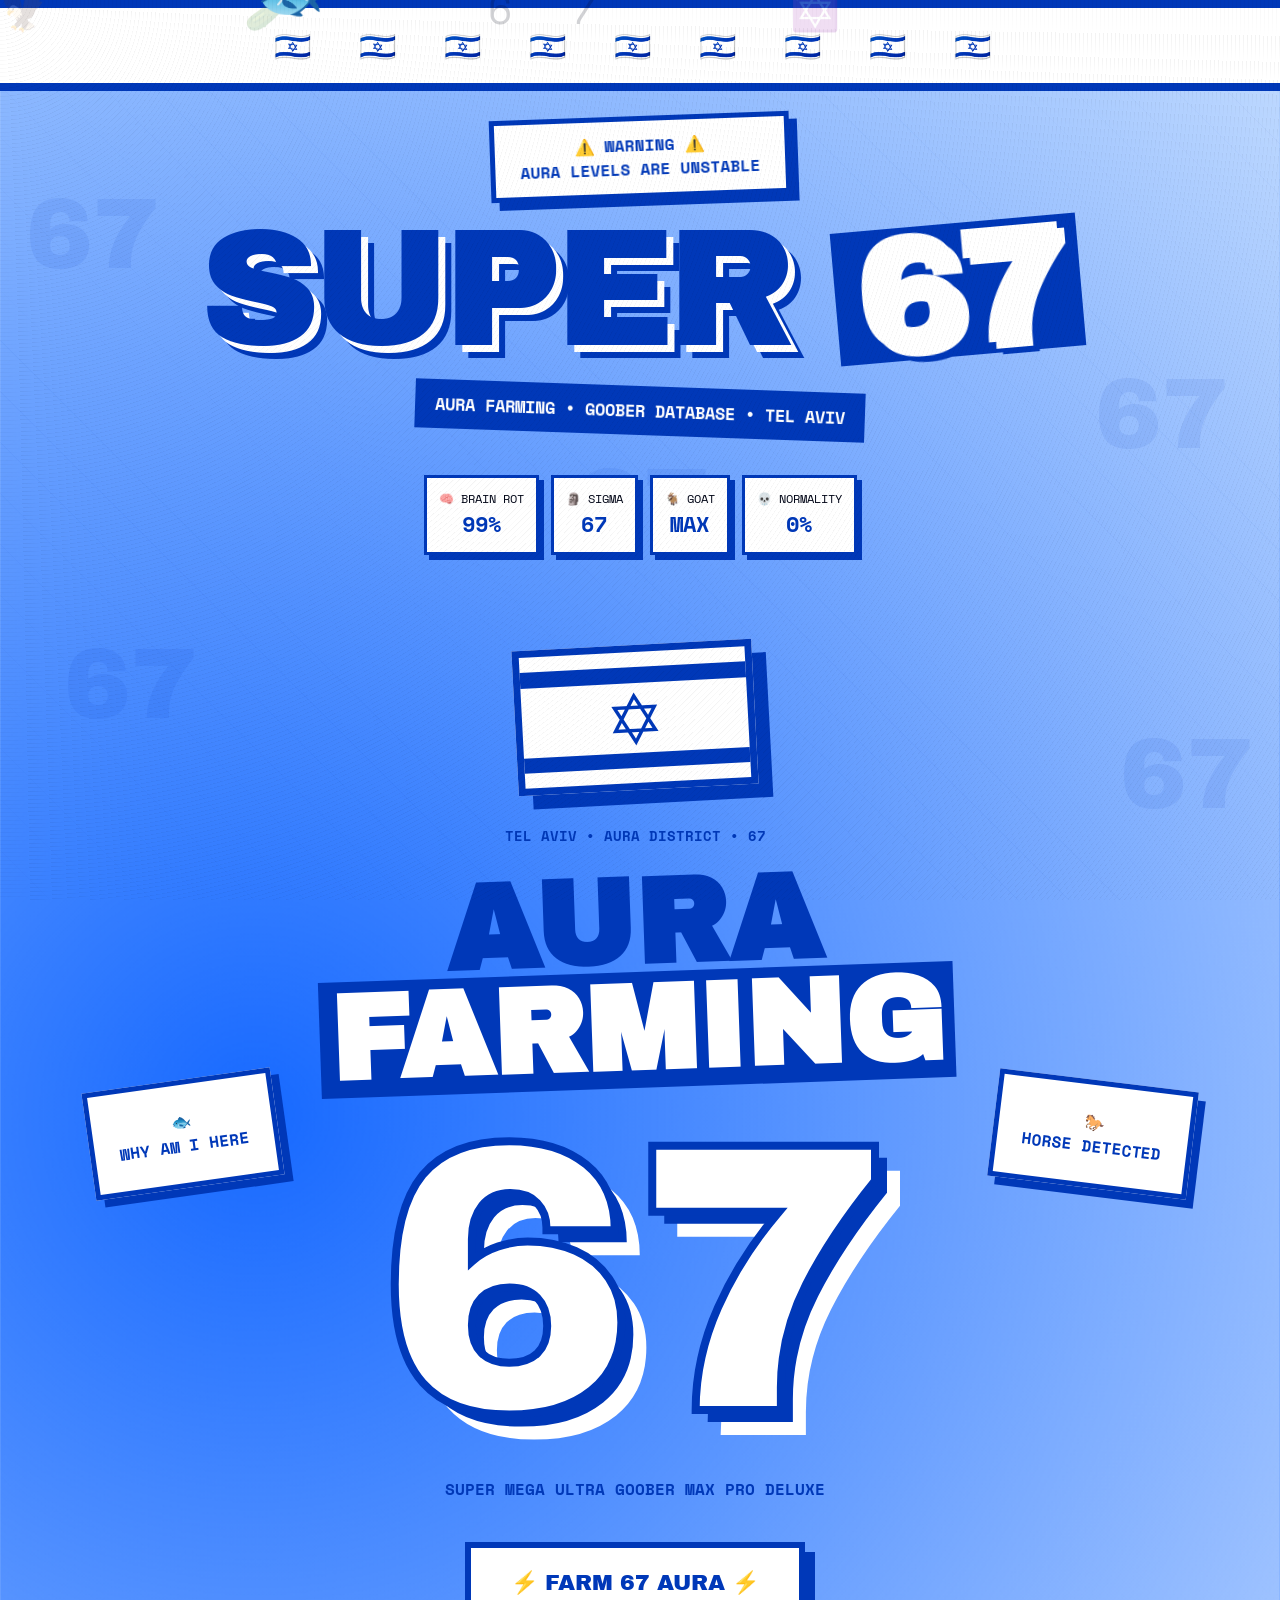
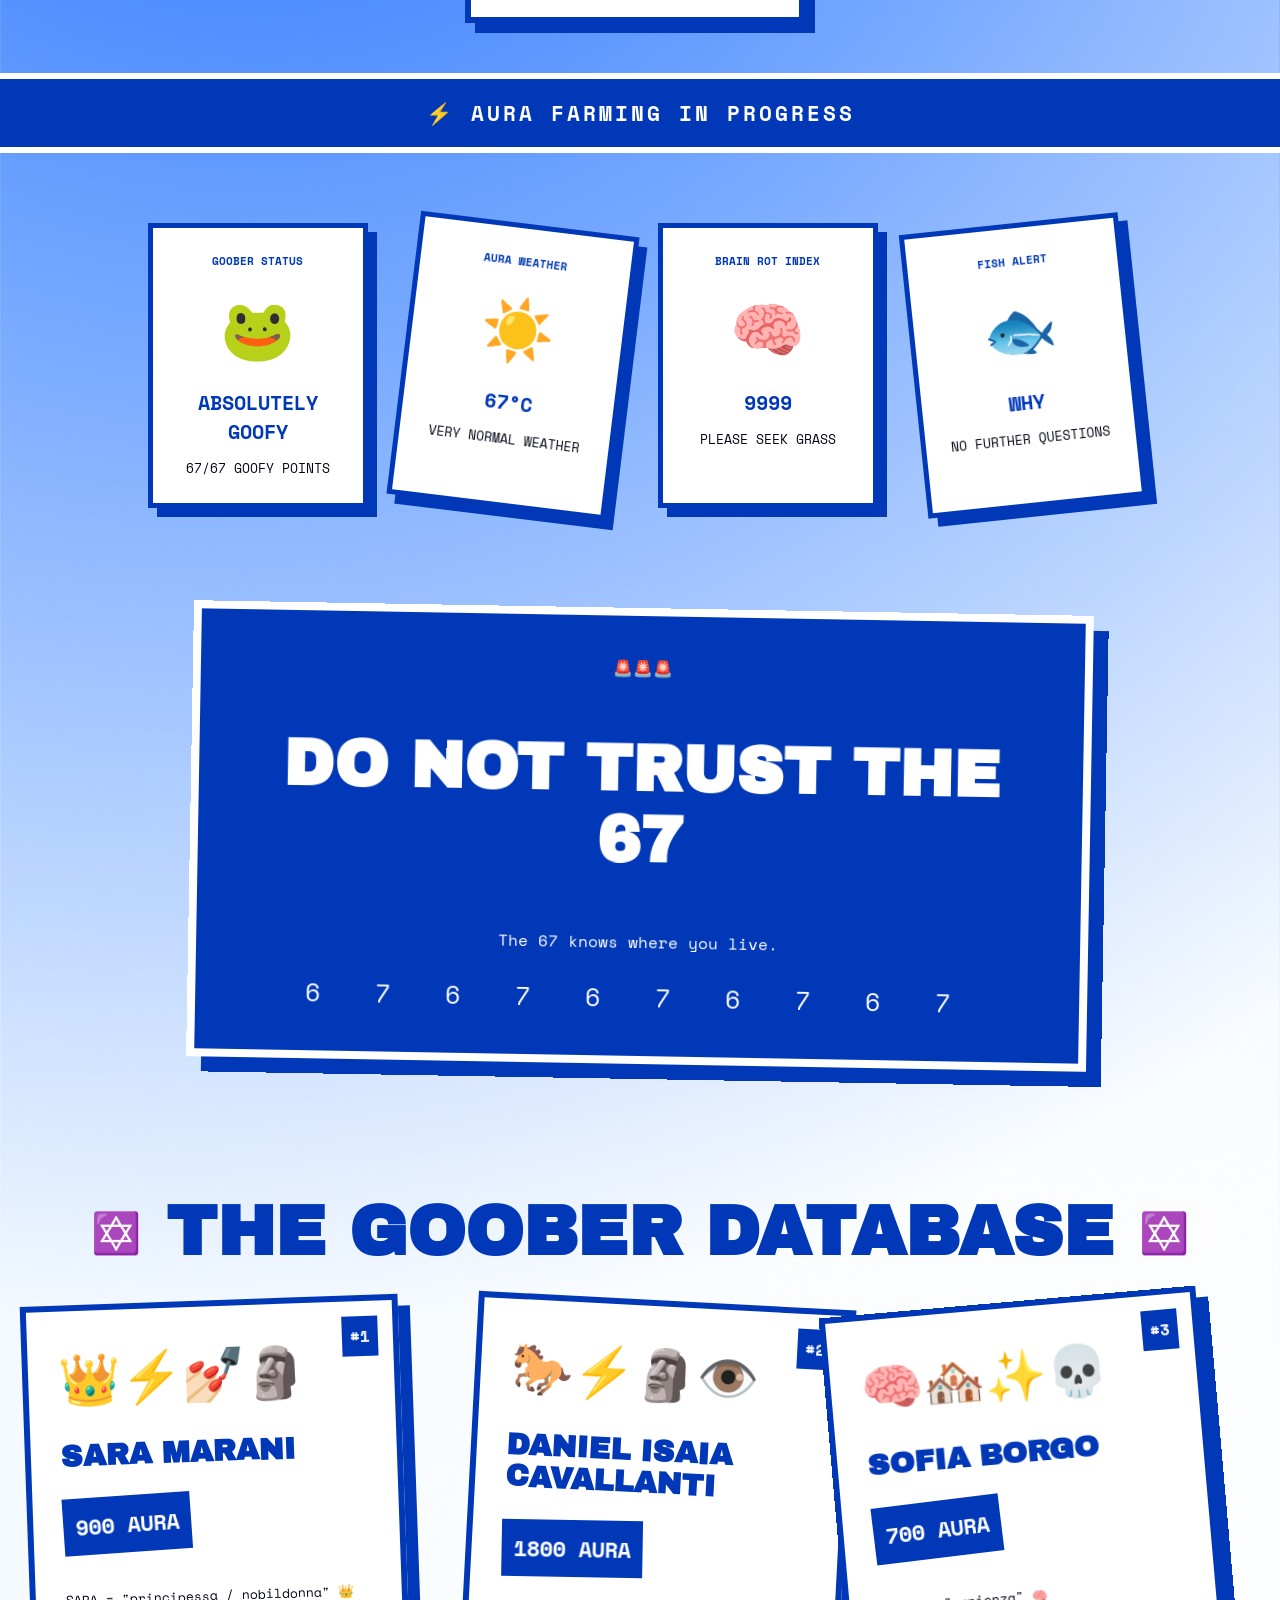
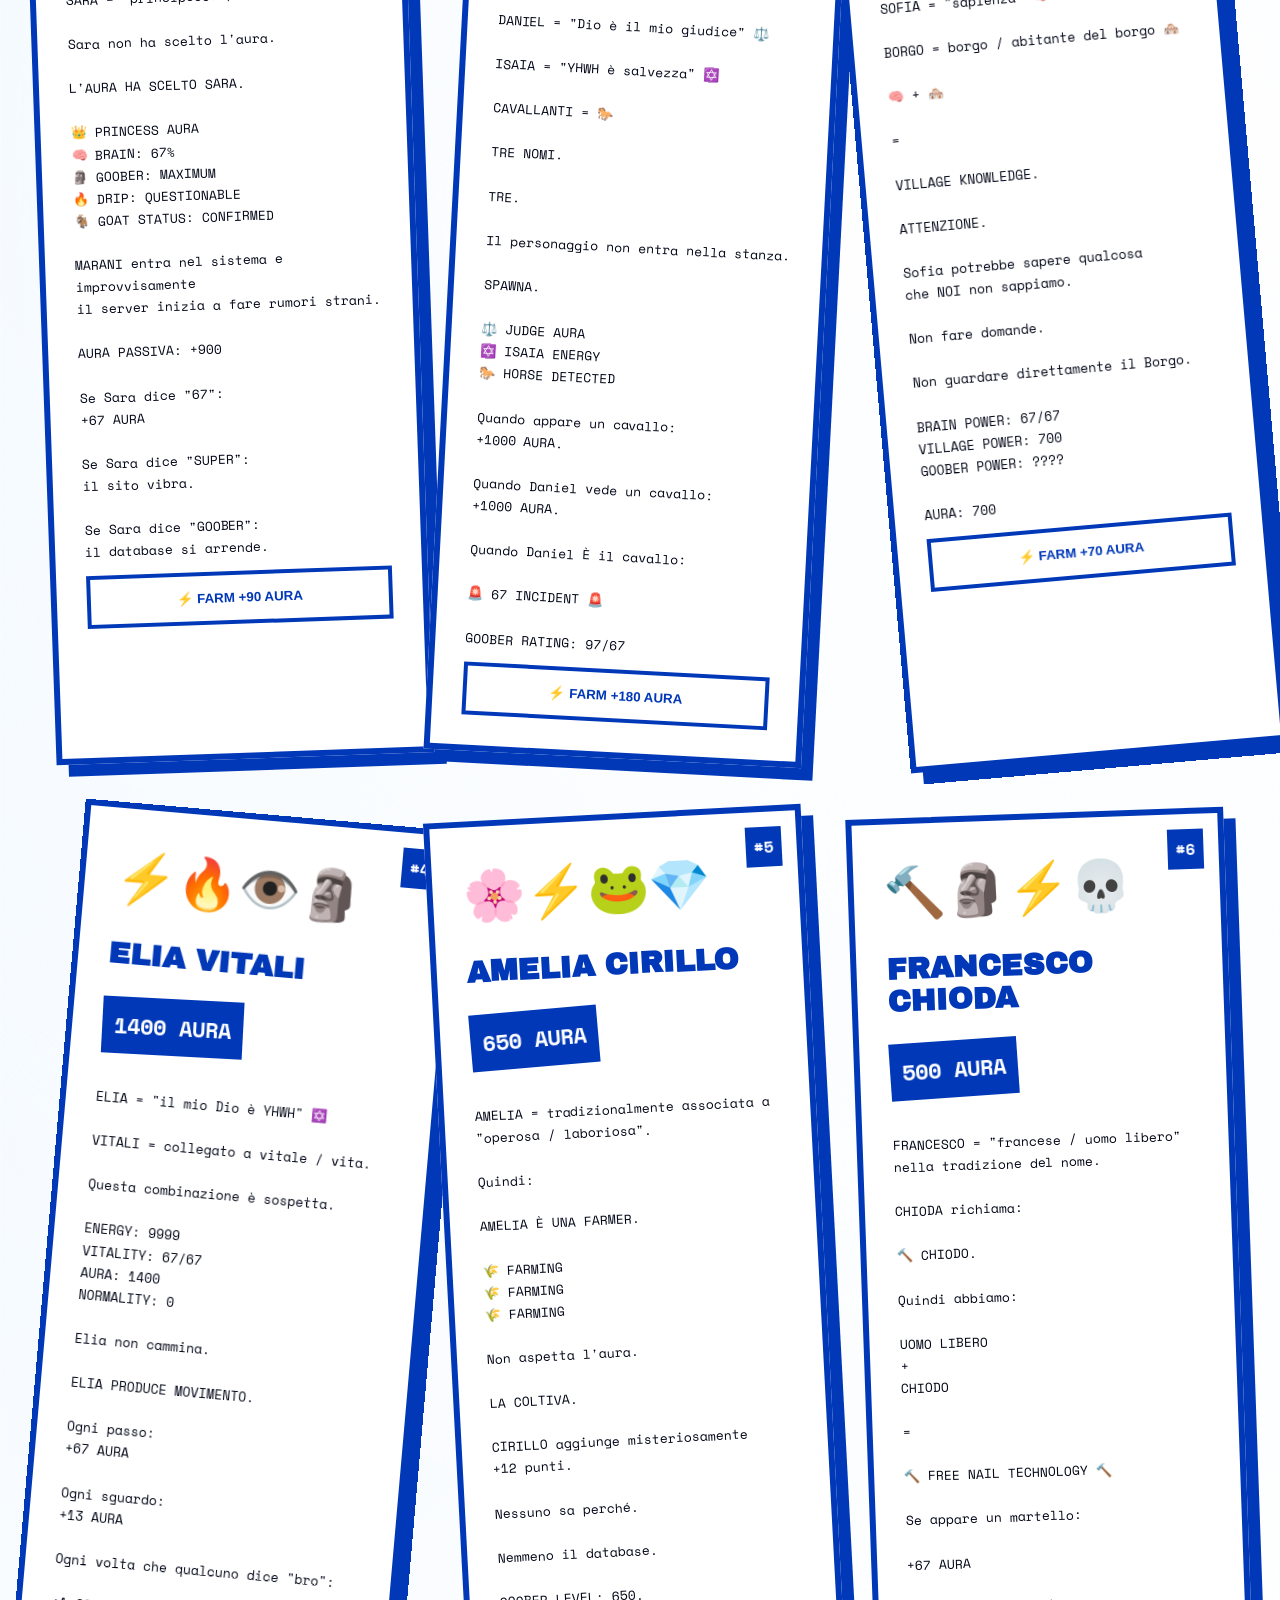
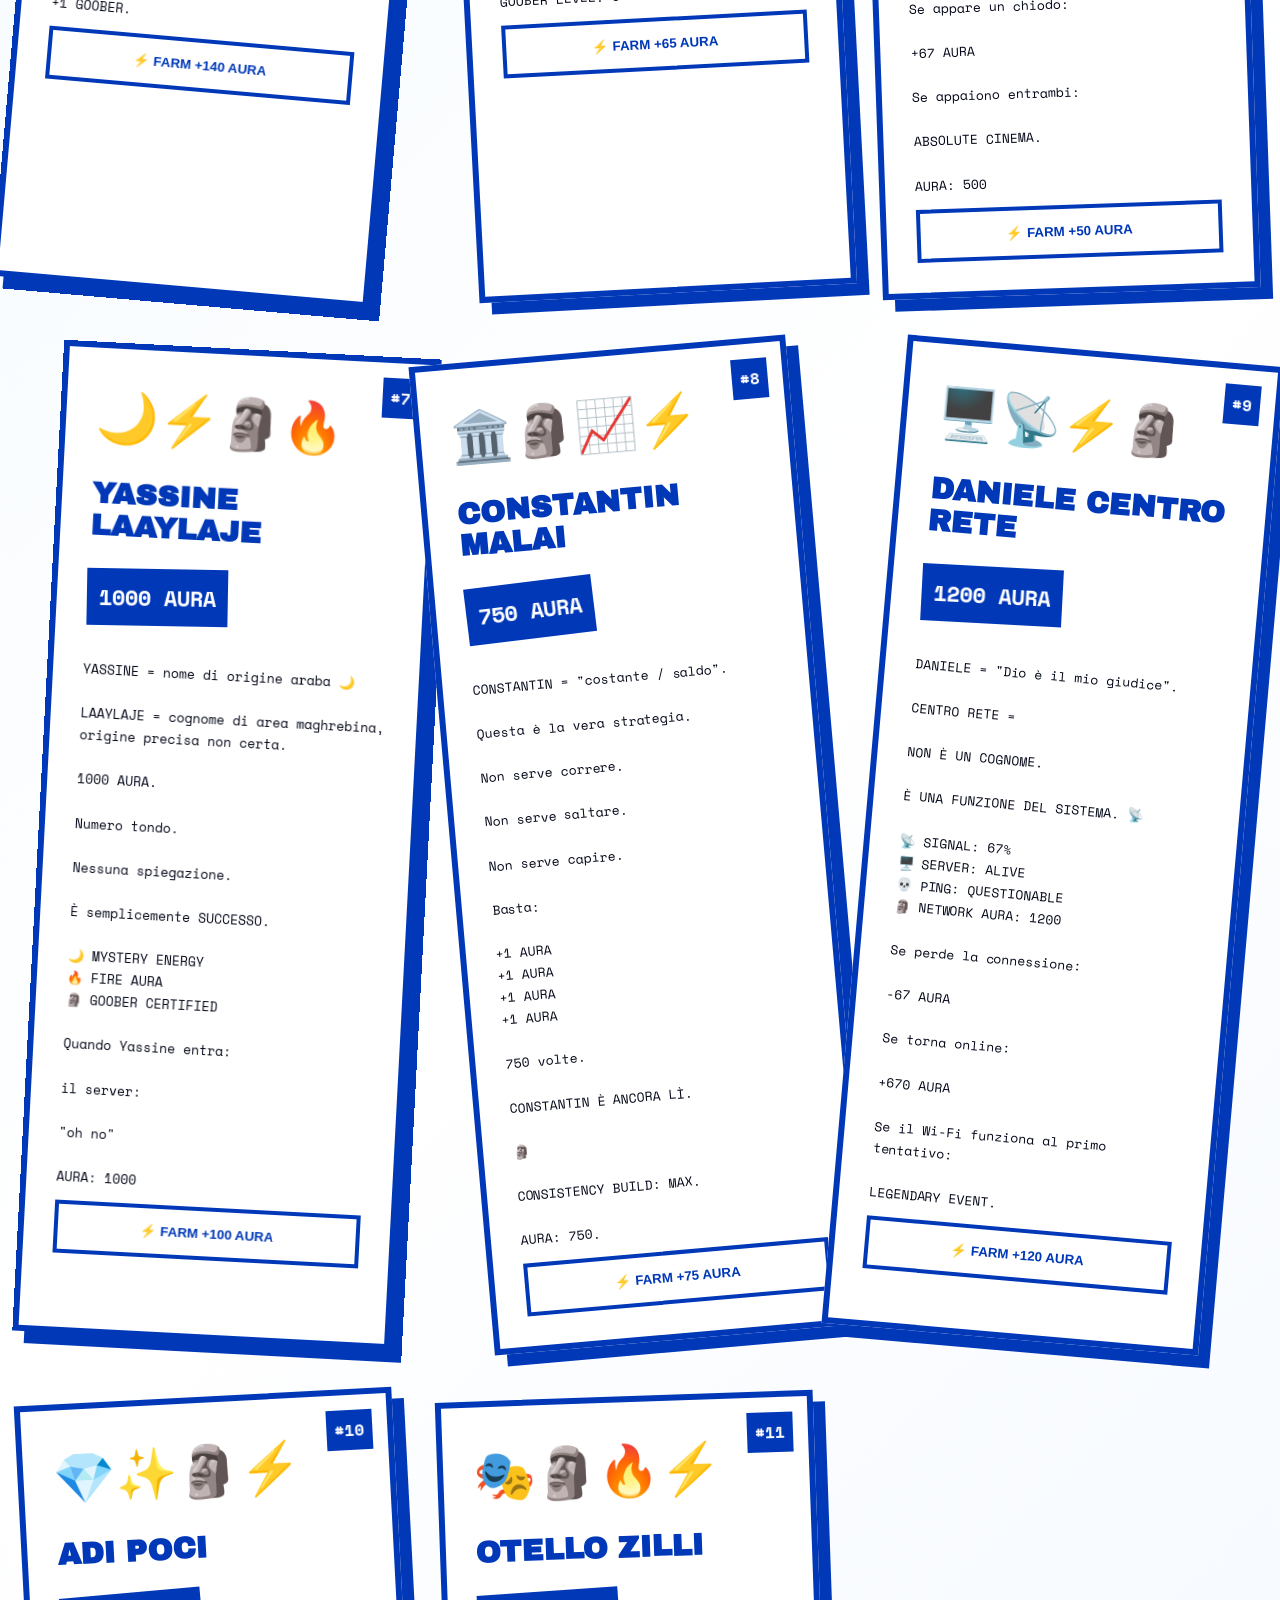
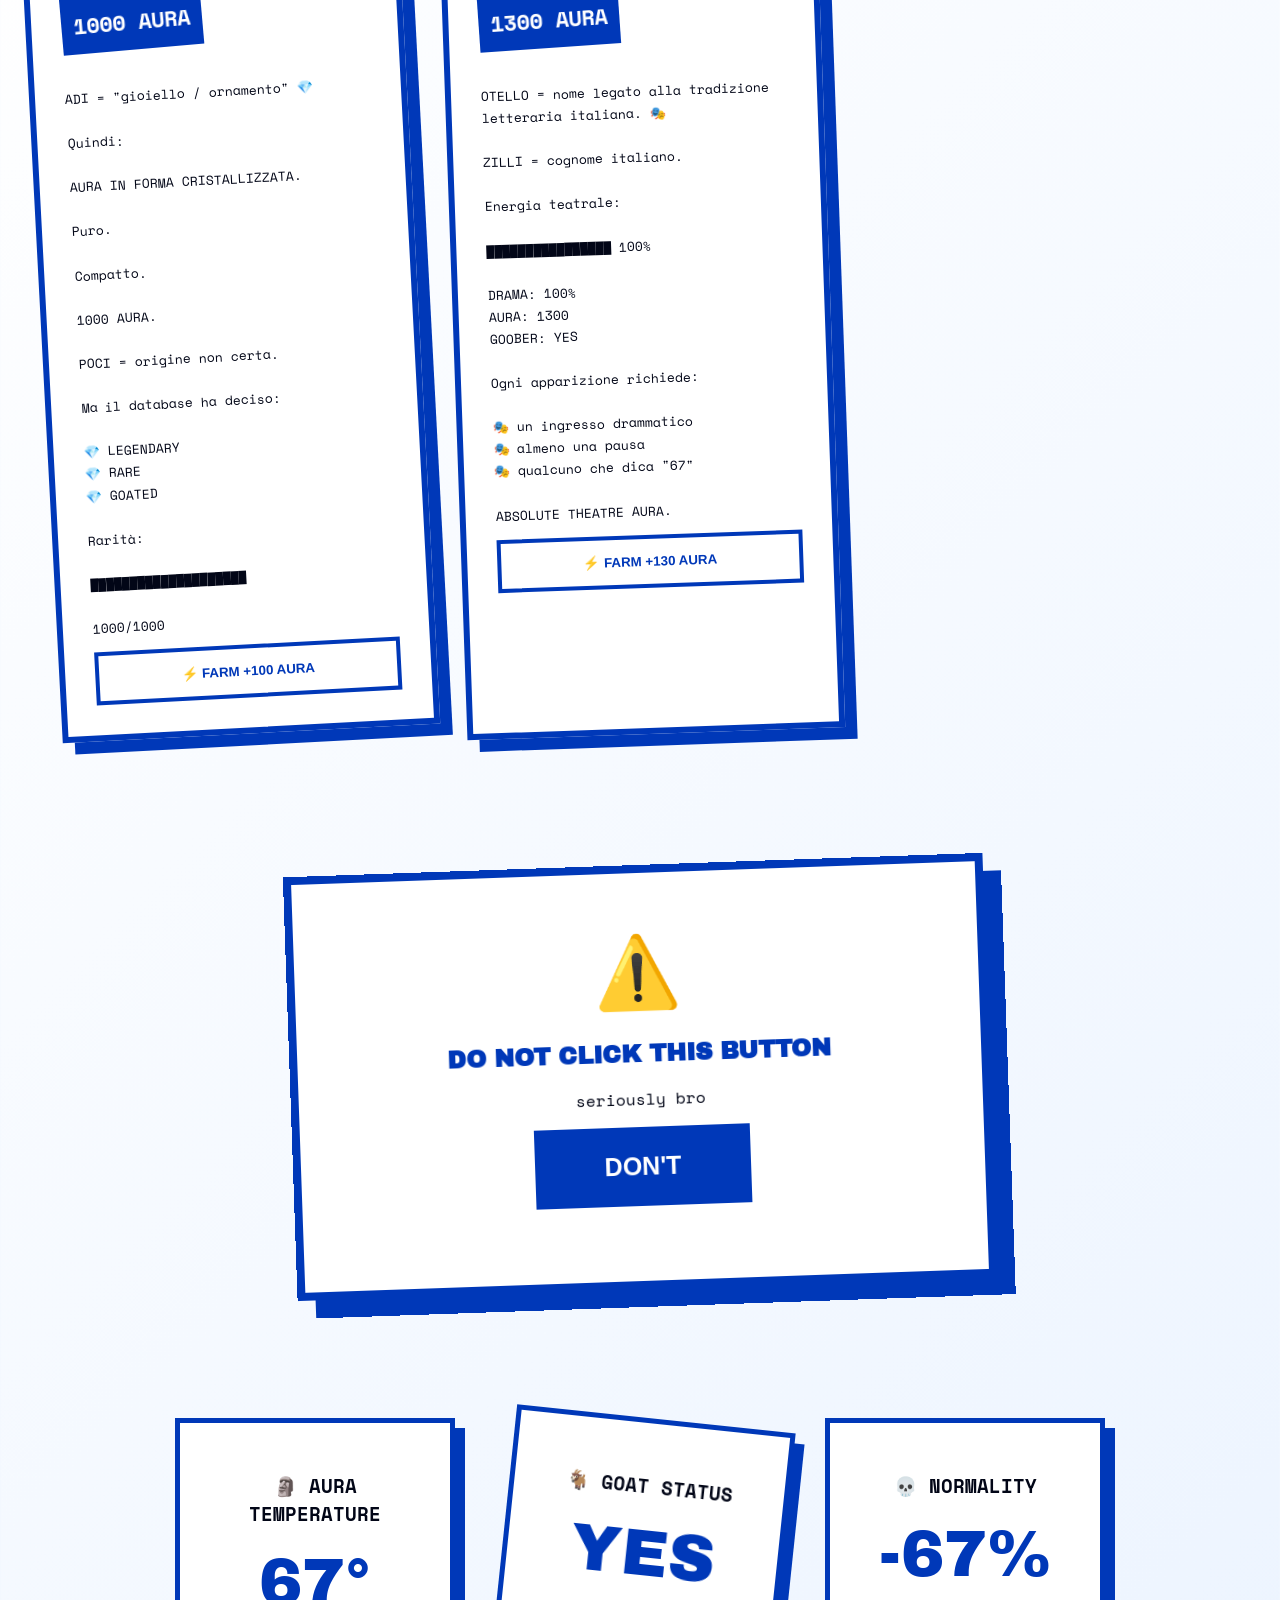
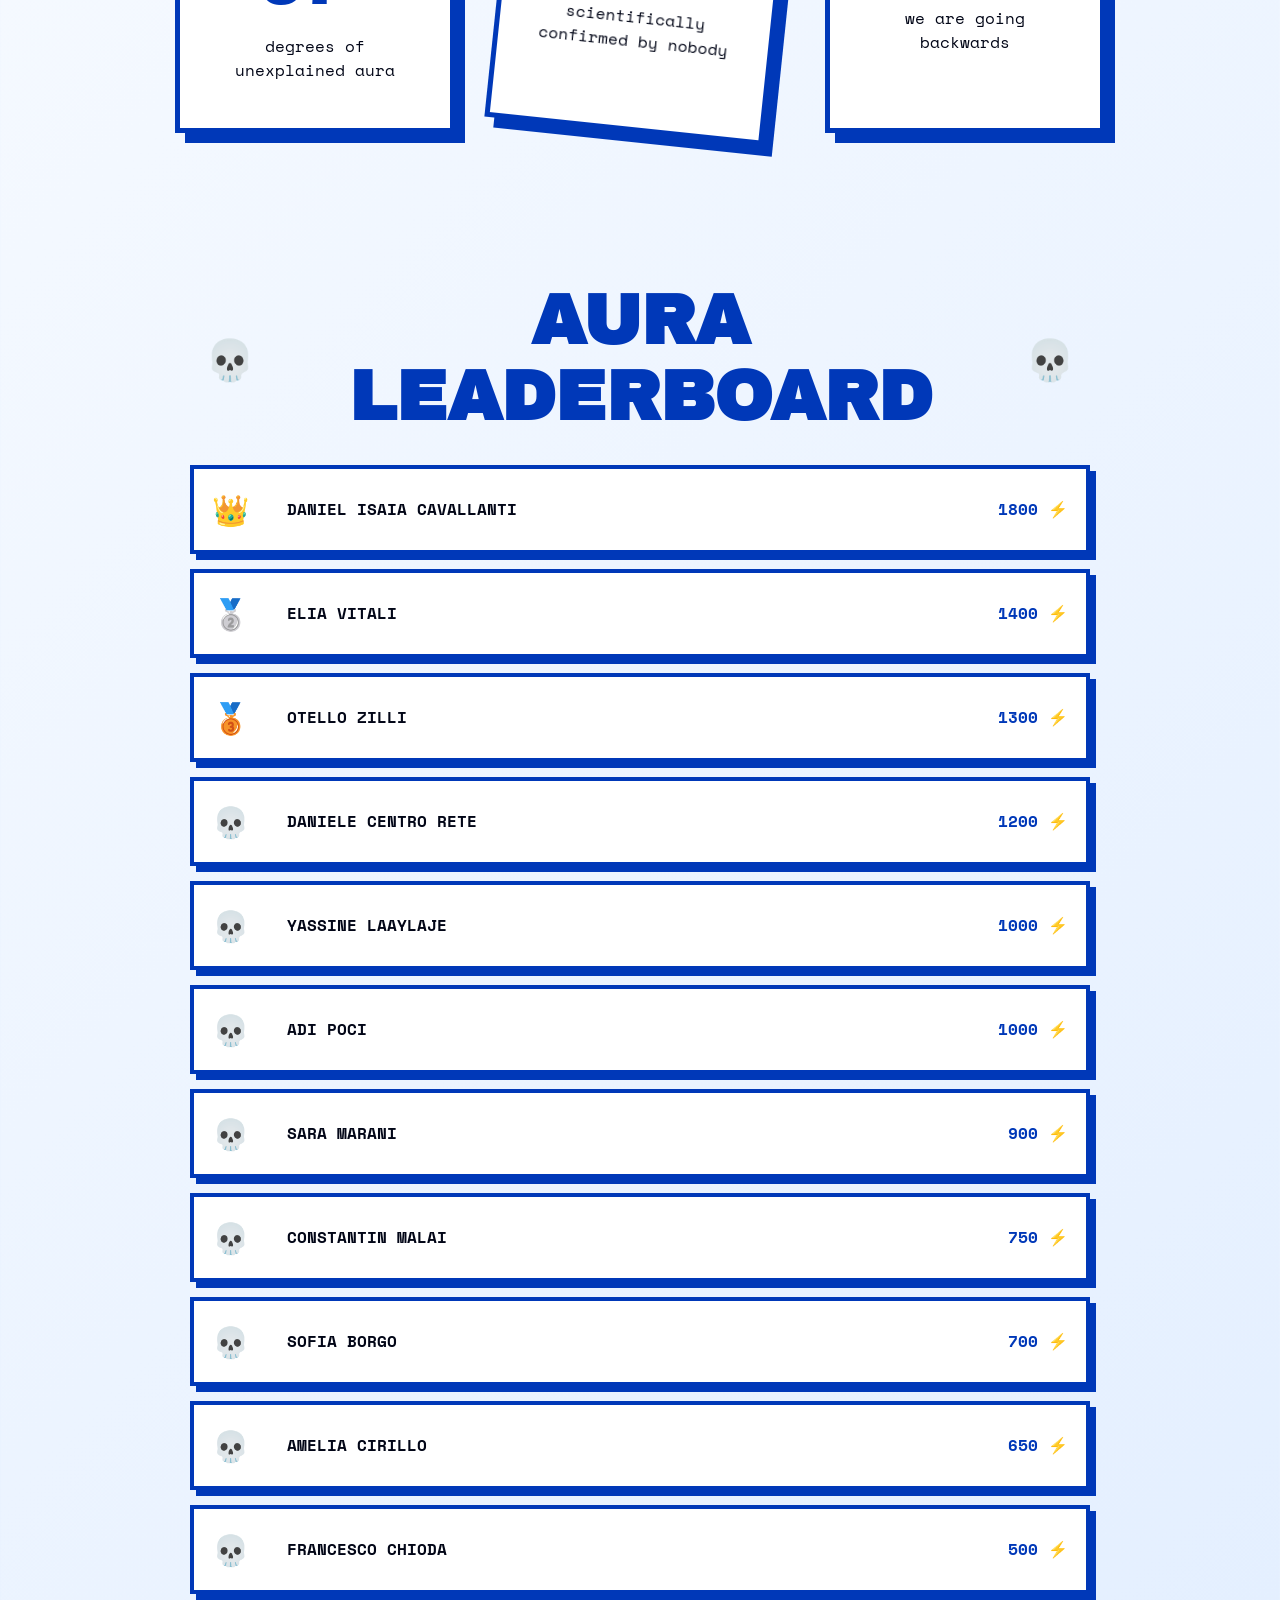
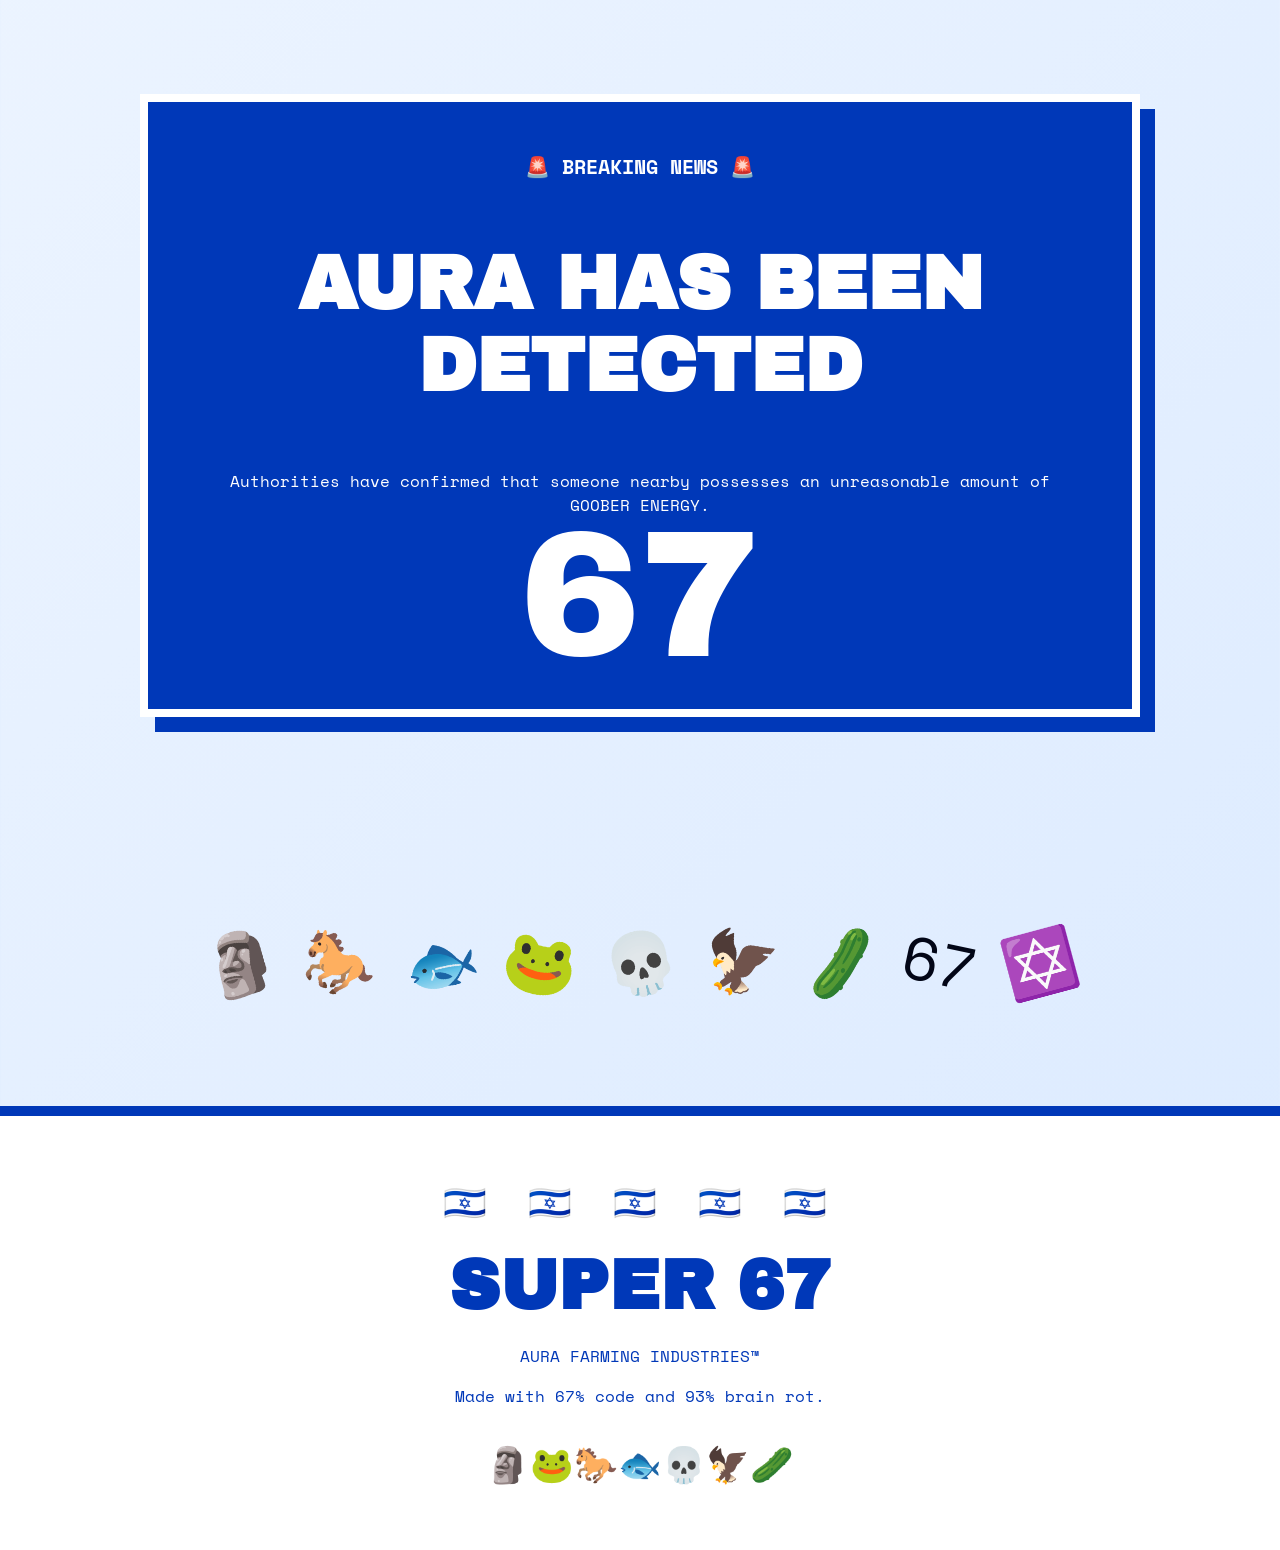
<file: index.html>
<!DOCTYPE html>
<html lang="it">
<head>
    <meta charset="UTF-8">
    <meta name="viewport" content="width=device-width, initial-scale=1.0">
    <title>SUPER 67 — AURA GOOBER FARM</title>

    <link rel="stylesheet" href="style.css">

    <link href="https://fonts.googleapis.com/css2?family=Archivo+Black&family=Space+Mono:wght@400;700&display=swap" rel="stylesheet">
</head>

<body>

    <div class="noise"></div>

    <div class="floating-number n1">67</div>
    <div class="floating-number n2">67</div>
    <div class="floating-number n3">67</div>
    <div class="floating-number n4">67</div>
    <div class="floating-number n5">67</div>

    <div class="falling">
        🐟
        🗿
        🐎
        🐸
        💀
        🦅
        🥒
        67
        ✡️
    </div>

    <header>

        <div class="top-flags">
            🇮🇱 🇮🇱 🇮🇱 🇮🇱 🇮🇱 🇮🇱 🇮🇱 🇮🇱 🇮🇱
        </div>

        <div class="warning">
            ⚠️ WARNING ⚠️<br>
            AURA LEVELS ARE UNSTABLE
        </div>

        <div class="logo">
            SUPER
            <span>67</span>
        </div>

        <div class="subtitle">
            AURA FARMING • GOOBER DATABASE • TEL AVIV
        </div>

        <div class="mini-stats">

            <div>
                🧠 BRAIN ROT
                <strong>99%</strong>
            </div>

            <div>
                🗿 SIGMA
                <strong>67</strong>
            </div>

            <div>
                🐐 GOAT
                <strong>MAX</strong>
            </div>

            <div>
                💀 NORMALITY
                <strong>0%</strong>
            </div>

        </div>

    </header>


    <main>

        <section class="hero">

            <div class="hero-chaos left">
                🐟<br>
                WHY AM I HERE
            </div>

            <div class="hero-center">

                <div class="flag-big">
                    <div class="stripe"></div>
                    <div class="star">✡</div>
                    <div class="stripe"></div>
                </div>

                <div class="location">
                    TEL AVIV • AURA DISTRICT • 67
                </div>

                <h1>
                    AURA
                    <span>FARMING</span>
                </h1>

                <div class="mega-67">
                    67
                </div>

                <p>
                    SUPER MEGA ULTRA GOOBER MAX PRO DELUXE
                </p>

                <button id="farmButton" class="mega-button">
                    ⚡ FARM 67 AURA ⚡
                </button>

            </div>

            <div class="hero-chaos right">
                🐎<br>
                HORSE DETECTED
            </div>

        </section>


        <section class="ticker">
            <span id="ticker">
                ⚡ AURA FARMING IN PROGRESS ⚡
            </span>
        </section>


        <section class="random-zone">

            <div class="goober-box">
                <div class="tiny-title">GOOBER STATUS</div>
                <div class="goober-face">🐸</div>
                <strong>ABSOLUTELY GOOFY</strong>
                <small>67/67 GOOFY POINTS</small>
            </div>

            <div class="goober-box tilted">
                <div class="tiny-title">AURA WEATHER</div>
                <div class="weather">☀️</div>
                <strong>67°C</strong>
                <small>VERY NORMAL WEATHER</small>
            </div>

            <div class="goober-box">
                <div class="tiny-title">BRAIN ROT INDEX</div>
                <div class="brain">🧠</div>
                <strong>9999</strong>
                <small>PLEASE SEEK GRASS</small>
            </div>

            <div class="goober-box tilted2">
                <div class="tiny-title">FISH ALERT</div>
                <div class="fish">🐟</div>
                <strong>WHY</strong>
                <small>NO FURTHER QUESTIONS</small>
            </div>

        </section>


        <section class="chaos-warning">

            <div>🚨🚨🚨</div>

            <h2>
                DO NOT TRUST THE 67
            </h2>

            <p>
                The 67 knows where you live.
            </p>

            <div class="giant-small-numbers">
                6 7 6 7 6 7 6 7 6 7
            </div>

        </section>


        <section class="section-title">

            <span>✡️</span>

            <h2>
                THE GOOBER DATABASE
            </h2>

            <span>✡️</span>

        </section>


        <section id="names" class="names-grid"></section>


        <section class="do-not-click">

            <div class="danger-sign">
                ⚠️
            </div>

            <h2>
                DO NOT CLICK THIS BUTTON
            </h2>

            <p>
                seriously bro
            </p>

            <button id="dangerButton">
                DON'T
            </button>

            <div id="dangerResult"></div>

        </section>


        <section class="useless-section">

            <div class="useless-card">
                <h3>🗿 AURA TEMPERATURE</h3>
                <div class="useless-number">67°</div>
                <p>degrees of unexplained aura</p>
            </div>

            <div class="useless-card rotated">
                <h3>🐐 GOAT STATUS</h3>
                <div class="useless-number">YES</div>
                <p>scientifically confirmed by nobody</p>
            </div>

            <div class="useless-card">
                <h3>💀 NORMALITY</h3>
                <div class="useless-number">-67%</div>
                <p>we are going backwards</p>
            </div>

        </section>


        <section class="ranking-section">

            <div class="section-title">

                <span>💀</span>

                <h2>
                    AURA LEADERBOARD
                </h2>

                <span>💀</span>

            </div>

            <div id="ranking"></div>

        </section>


        <section class="breaking-news">

            <div class="news-label">
                🚨 BREAKING NEWS 🚨
            </div>

            <h2>
                AURA HAS BEEN DETECTED
            </h2>

            <p>
                Authorities have confirmed that someone nearby
                possesses an unreasonable amount of GOOBER ENERGY.
            </p>

            <div class="news-number">
                67
            </div>

        </section>


        <section class="final-chaos">

            <div>🗿</div>
            <div>🐎</div>
            <div>🐟</div>
            <div>🐸</div>
            <div>💀</div>
            <div>🦅</div>
            <div>🥒</div>
            <div>67</div>
            <div>✡️</div>

        </section>

    </main>


    <footer>

        <div class="footer-flags">
            🇮🇱 🇮🇱 🇮🇱 🇮🇱 🇮🇱
        </div>

        <h2>
            SUPER 67
        </h2>

        <p>
            AURA FARMING INDUSTRIES™
        </p>

        <p>
            Made with 67% code and 93% brain rot.
        </p>

        <div class="footer-goober">
            🗿🐸🐎🐟💀🦅🥒
        </div>

    </footer>


    <script src="script.js"></script>

</body>
</html>
</file>
<file: style.css>
:root {
    --blue: #0038b8;
    --blue2: #1769ff;
    --white: #ffffff;
    --dark: #020617;
}

* {
    box-sizing: border-box;
}

html {
    scroll-behavior: smooth;
}

body {
    margin: 0;
    background:
        radial-gradient(circle at 20% 10%, #1769ff 0, transparent 18%),
        radial-gradient(circle at 80% 30%, #ffffff 0, transparent 20%),
        linear-gradient(135deg, #dff0ff, #ffffff, #dbeaff);
    color: var(--dark);
    font-family: "Space Mono", monospace;
    overflow-x: hidden;
}

body::before {
    content: "";
    position: fixed;
    inset: 0;
    pointer-events: none;
    background:
        repeating-linear-gradient(
            45deg,
            transparent 0,
            transparent 35px,
            rgba(0,56,184,.04) 36px
        );
    z-index: -2;
}

.noise {
    position: fixed;
    inset: 0;
    pointer-events: none;
    opacity: .05;
    z-index: 1000;
    background-image:
        repeating-radial-gradient(
            circle at 0 0,
            #000 0,
            transparent 1px,
            transparent 4px
        );
}

.top-flags {
    width: 100%;
    background: white;
    color: var(--blue);
    border-bottom: 8px solid var(--blue);
    border-top: 8px solid var(--blue);
    padding: 15px;
    font-size: 30px;
    text-align: center;
    letter-spacing: 15px;
    overflow: hidden;
}

header {
    text-align: center;
    padding-bottom: 30px;
}

.warning {
    display: inline-block;
    margin-top: 25px;
    padding: 12px 25px;
    background: #fff;
    border: 5px solid var(--blue);
    color: var(--blue);
    font-weight: 900;
    transform: rotate(-2deg);
    box-shadow: 8px 8px 0 var(--blue);
}

.logo {
    margin-top: 25px;
    font-family: "Archivo Black", sans-serif;
    font-size: clamp(65px, 13vw, 170px);
    line-height: .8;
    letter-spacing: -8px;
    color: var(--blue);
    text-shadow:
        7px 7px 0 white,
        13px 13px 0 var(--blue);
}

.logo span {
    color: white;
    background: var(--blue);
    padding: 0 20px;
    transform: rotate(-5deg);
    display: inline-block;
}

.subtitle {
    margin: 30px auto;
    font-weight: 900;
    font-size: 17px;
    background: var(--blue);
    color: white;
    display: table;
    padding: 12px 20px;
    transform: rotate(2deg);
}

.mini-stats {
    display: flex;
    justify-content: center;
    flex-wrap: wrap;
    gap: 12px;
    padding: 10px;
}

.mini-stats div {
    background: white;
    border: 3px solid var(--blue);
    padding: 12px;
    box-shadow: 5px 5px 0 var(--blue);
    font-size: 12px;
}

.mini-stats strong {
    display: block;
    color: var(--blue);
    font-size: 22px;
}

.hero {
    min-height: 650px;
    display: flex;
    justify-content: center;
    align-items: center;
    gap: 40px;
    padding: 50px 20px;
    position: relative;
}

.hero-center {
    text-align: center;
    max-width: 850px;
}

.flag-big {
    width: 240px;
    height: 145px;
    background: white;
    margin: auto;
    border: 7px solid var(--blue);
    display: flex;
    flex-direction: column;
    justify-content: space-between;
    padding: 15px 0;
    box-shadow: 14px 14px 0 var(--blue);
    transform: rotate(-3deg);
}

.flag-big .stripe {
    height: 23px;
    background: var(--blue);
}

.star {
    font-size: 70px;
    color: var(--blue);
    line-height: 1;
}

.location {
    margin-top: 35px;
    color: var(--blue);
    font-size: 14px;
    font-weight: bold;
}

h1 {
    font-family: "Archivo Black", sans-serif;
    font-size: clamp(55px, 10vw, 120px);
    line-height: .8;
    color: var(--blue);
    margin: 30px 0 0;
    transform: rotate(-2deg);
}

h1 span {
    display: block;
    color: white;
    background: var(--blue);
    padding: 10px;
}

.mega-67 {
    font-family: "Archivo Black", sans-serif;
    font-size: clamp(170px, 30vw, 390px);
    line-height: .7;
    color: white;
    -webkit-text-stroke: 8px var(--blue);
    text-shadow:
        12px 12px 0 var(--blue),
        25px 25px 0 white;
    margin: 60px 0;
    animation: wobble 2s infinite;
}

.hero-center p {
    font-weight: 900;
    color: var(--blue);
}

.mega-button {
    margin-top: 25px;
    padding: 22px 40px;
    border: 6px solid var(--blue);
    background: white;
    color: var(--blue);
    font-family: "Archivo Black", sans-serif;
    font-size: 22px;
    cursor: pointer;
    box-shadow: 10px 10px 0 var(--blue);
    transition: .15s;
}

.mega-button:hover {
    background: var(--blue);
    color: white;
    transform: translate(5px, 5px);
    box-shadow: 4px 4px 0 var(--blue);
}

.hero-chaos {
    background: white;
    border: 5px solid var(--blue);
    padding: 25px;
    color: var(--blue);
    font-weight: 900;
    text-align: center;
    box-shadow: 8px 8px 0 var(--blue);
}

.hero-chaos.left {
    transform: rotate(-8deg);
}

.hero-chaos.right {
    transform: rotate(7deg);
}

.ticker {
    background: var(--blue);
    color: white;
    border-top: 6px solid white;
    border-bottom: 6px solid white;
    padding: 18px;
    text-align: center;
    font-size: 21px;
    font-weight: 900;
    letter-spacing: 3px;
}

.random-zone {
    display: flex;
    justify-content: center;
    flex-wrap: wrap;
    gap: 35px;
    padding: 70px 20px;
}

.goober-box {
    width: 220px;
    background: white;
    border: 5px solid var(--blue);
    padding: 25px;
    text-align: center;
    box-shadow: 9px 9px 0 var(--blue);
}

.goober-box.tilted {
    transform: rotate(7deg);
}

.goober-box.tilted2 {
    transform: rotate(-6deg);
}

.tiny-title {
    font-size: 11px;
    color: var(--blue);
    font-weight: 900;
}

.goober-face,
.weather,
.brain,
.fish {
    font-size: 60px;
    margin: 15px;
}

.goober-box strong {
    display: block;
    color: var(--blue);
    font-size: 20px;
}

.goober-box small {
    display: block;
    margin-top: 12px;
}

.chaos-warning {
    width: min(900px, 90%);
    margin: 30px auto 100px;
    text-align: center;
    background: var(--blue);
    color: white;
    padding: 40px;
    border: 8px solid white;
    box-shadow: 15px 15px 0 var(--blue);
    transform: rotate(1deg);
}

.chaos-warning h2 {
    font-family: "Archivo Black", sans-serif;
    font-size: clamp(30px, 6vw, 65px);
}

.giant-small-numbers {
    font-size: 25px;
    letter-spacing: 20px;
    margin-top: 25px;
}

.section-title {
    display: flex;
    align-items: center;
    justify-content: center;
    gap: 25px;
    padding: 30px 15px;
}

.section-title h2 {
    font-family: "Archivo Black", sans-serif;
    color: var(--blue);
    font-size: clamp(30px, 6vw, 70px);
    text-align: center;
    margin: 0;
}

.section-title span {
    font-size: 40px;
}

.names-grid {
    width: min(1400px, 94%);
    margin: auto;
    display: grid;
    grid-template-columns: repeat(auto-fit, minmax(310px, 1fr));
    gap: 55px 35px;
}

.name-card {
    background: white;
    border: 6px solid var(--blue);
    padding: 30px;
    box-shadow: 12px 12px 0 var(--blue);
    position: relative;
    transition: .2s;
}

.name-card:hover {
    transform: scale(1.04) rotate(0deg) !important;
    z-index: 5;
}

.name-card:nth-child(odd) {
    transform: rotate(-2deg);
}

.name-card:nth-child(even) {
    transform: rotate(3deg);
}

.name-card:nth-child(3n) {
    transform: rotate(-5deg);
}

.name-card:nth-child(4n) {
    transform: rotate(5deg);
}

.name-card h2 {
    font-family: "Archivo Black", sans-serif;
    color: var(--blue);
    font-size: 30px;
}

.name-emoji {
    font-size: 50px;
}

.name-number {
    position: absolute;
    right: 15px;
    top: 15px;
    color: white;
    background: var(--blue);
    padding: 8px;
    font-weight: 900;
}

.aura-number {
    display: inline-block;
    color: white;
    background: var(--blue);
    padding: 12px;
    font-size: 22px;
    font-weight: 900;
    transform: rotate(-2deg);
}

.name-card p {
    white-space: pre-line;
    line-height: 1.7;
    font-size: 13px;
}

.name-card button {
    width: 100%;
    padding: 15px;
    border: 4px solid var(--blue);
    background: white;
    color: var(--blue);
    font-weight: 900;
    cursor: pointer;
}

.name-card button:hover {
    background: var(--blue);
    color: white;
}

.do-not-click {
    margin: 130px auto;
    width: min(700px, 90%);
    background: white;
    border: 8px solid var(--blue);
    box-shadow: 18px 18px 0 var(--blue);
    padding: 45px;
    text-align: center;
    transform: rotate(-2deg);
}

.danger-sign {
    font-size: 70px;
}

.do-not-click h2 {
    font-family: "Archivo Black", sans-serif;
    color: var(--blue);
}

.do-not-click button {
    background: var(--blue);
    color: white;
    border: none;
    padding: 25px 70px;
    font-size: 25px;
    font-weight: 900;
    cursor: pointer;
}

#dangerResult {
    margin-top: 30px;
    font-size: 25px;
    font-weight: 900;
    color: var(--blue);
}

.useless-section {
    display: flex;
    justify-content: center;
    flex-wrap: wrap;
    gap: 45px;
    margin: 120px 20px;
}

.useless-card {
    width: 280px;
    background: white;
    border: 5px solid var(--blue);
    padding: 30px;
    text-align: center;
    box-shadow: 10px 10px 0 var(--blue);
}

.useless-card.rotated {
    transform: rotate(6deg);
}

.useless-number {
    font-family: "Archivo Black", sans-serif;
    color: var(--blue);
    font-size: 65px;
}

.ranking-section {
    width: min(900px, 94%);
    margin: 100px auto;
}

#ranking {
    display: flex;
    flex-direction: column;
    gap: 15px;
}

.ranking-item {
    background: white;
    border: 4px solid var(--blue);
    padding: 18px;
    display: grid;
    grid-template-columns: 60px 1fr auto;
    align-items: center;
    gap: 15px;
    box-shadow: 6px 6px 0 var(--blue);
}

.rank {
    font-size: 30px;
}

.rank-name {
    font-weight: 900;
}

.ranking-item strong {
    color: var(--blue);
}

.breaking-news {
    width: min(1000px, 94%);
    margin: 100px auto;
    background: var(--blue);
    color: white;
    padding: 50px;
    text-align: center;
    border: 8px solid white;
    box-shadow: 15px 15px 0 var(--blue);
}

.news-label {
    font-size: 20px;
    font-weight: 900;
}

.breaking-news h2 {
    font-family: "Archivo Black", sans-serif;
    font-size: clamp(35px, 7vw, 75px);
}

.news-number {
    font-family: "Archivo Black", sans-serif;
    font-size: 180px;
    line-height: .7;
}

.final-chaos {
    display: flex;
    justify-content: center;
    gap: 25px;
    flex-wrap: wrap;
    font-size: 60px;
    padding: 100px 20px;
}

.final-chaos div:nth-child(odd) {
    transform: rotate(-15deg);
}

.final-chaos div:nth-child(even) {
    transform: rotate(12deg);
}

footer {
    background: white;
    color: var(--blue);
    border-top: 10px solid var(--blue);
    text-align: center;
    padding: 60px 20px;
}

.footer-flags {
    font-size: 35px;
    letter-spacing: 10px;
}

footer h2 {
    font-family: "Archivo Black", sans-serif;
    font-size: 70px;
    margin: 20px;
}

.footer-goober {
    font-size: 35px;
    margin-top: 30px;
}

.floating-number {
    position: fixed;
    color: var(--blue);
    font-family: "Archivo Black", sans-serif;
    font-size: 100px;
    opacity: .08;
    pointer-events: none;
    z-index: -1;
}

.n1 {
    left: 2%;
    top: 20%;
}

.n2 {
    right: 4%;
    top: 40%;
}

.n3 {
    left: 5%;
    top: 70%;
}

.n4 {
    right: 2%;
    top: 80%;
}

.n5 {
    left: 45%;
    top: 50%;
}

.falling {
    position: fixed;
    top: -80px;
    left: 0;
    width: 100%;
    font-size: 40px;
    letter-spacing: 60px;
    word-spacing: 50px;
    opacity: .18;
    animation: fall 15s linear infinite;
    pointer-events: none;
    z-index: 0;
}

.aura-popup {
    position: fixed;
    left: 50%;
    top: 50%;
    transform: translate(-50%, -50%);
    background: white;
    color: var(--blue);
    border: 8px solid var(--blue);
    box-shadow: 18px 18px 0 var(--blue);
    padding: 40px 60px;
    text-align: center;
    font-family: "Archivo Black", sans-serif;
    font-size: 30px;
    z-index: 9999;
    animation: popup .8s forwards;
}

.aura-popup strong {
    font-size: 70px;
}

.shake {
    animation: shake .3s;
}

@keyframes wobble {
    0%, 100% {
        transform: rotate(-3deg) scale(1);
    }

    50% {
        transform: rotate(3deg) scale(1.04);
    }
}

@keyframes fall {
    from {
        transform: translateY(-100px) rotate(0);
    }

    to {
        transform: translateY(110vh) rotate(360deg);
    }
}

@keyframes popup {
    0% {
        transform: translate(-50%, -50%) scale(.2) rotate(-20deg);
    }

    60% {
        transform: translate(-50%, -50%) scale(1.2) rotate(5deg);
    }

    100% {
        transform: translate(-50%, -50%) scale(1);
    }
}

@keyframes shake {
    0% { transform: translate(0); }
    25% { transform: translate(12px, -8px); }
    50% { transform: translate(-12px, 8px); }
    75% { transform: translate(8px, 12px); }
    100% { transform: translate(0); }
}

@media (max-width: 700px) {

    .hero {
        flex-direction: column;
    }

    .hero-chaos {
        display: none;
    }

    .logo {
        font-size: 70px;
    }

    .mega-67 {
        font-size: 180px;
    }

    .ranking-item {
        grid-template-columns: 45px 1fr;
    }

    .ranking-item strong {
        grid-column: 2;
    }

    footer h2 {
        font-size: 50px;
    }
}
</file>
